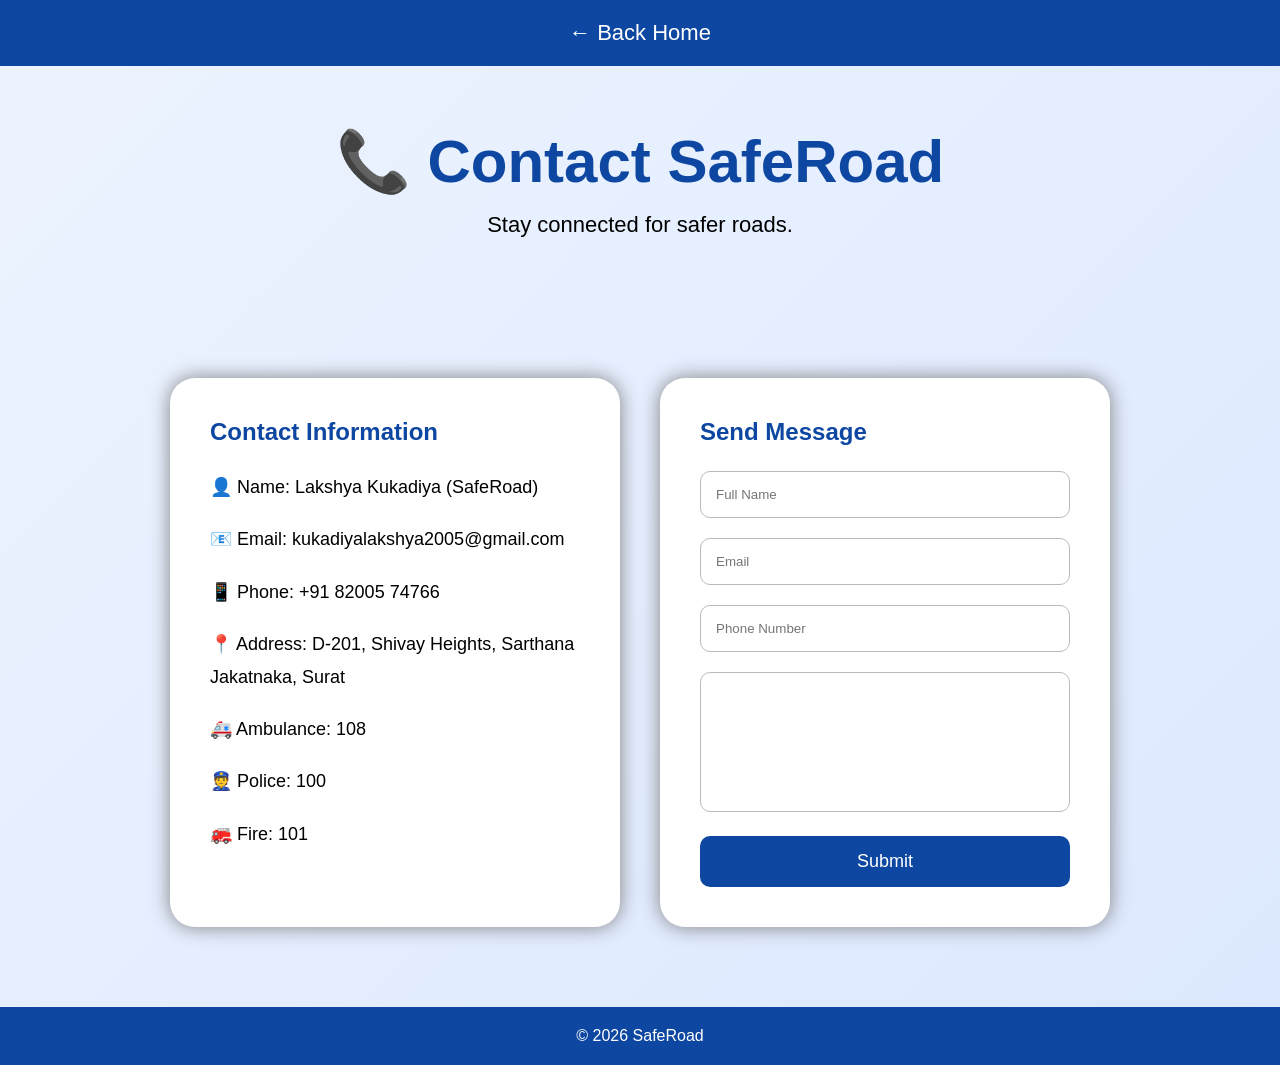
<file: contact.html>
<!DOCTYPE html>

<html>

<head>

<meta charset="UTF-8">

<meta name="viewport"
content="width=device-width">

<title>

Contact | SafeRoad

</title>

<style>

*{
margin:0;
padding:0;
box-sizing:border-box;
font-family:Arial;
}

body{

background:

linear-gradient(
135deg,
#edf4ff,
#dce8ff
);

}



/* NAV */

nav{

background:#0d47a1;

padding:20px;

text-align:center;

}

nav a{

color:white;

text-decoration:none;

font-size:22px;

}



/* HEADER */

header{

padding:60px;

text-align:center;

}

header h1{

font-size:60px;

color:#0d47a1;

}

header p{

font-size:22px;

margin-top:15px;

}



/* CONTAINER */

.container{

max-width:1000px;

margin:50px auto;

display:grid;

grid-template-columns:
1fr 1fr;

gap:40px;

padding:30px;

}



/* LEFT */

.info{

background:white;

padding:40px;

border-radius:25px;

box-shadow:
0 0 20px gray;

}

.info h2{

color:#0d47a1;

margin-bottom:25px;

}

.info p{

margin:20px 0;

font-size:18px;

line-height:1.8;

}



/* RIGHT */

.form{

background:white;

padding:40px;

border-radius:25px;

box-shadow:
0 0 20px gray;

}

.form h2{

color:#0d47a1;

margin-bottom:25px;

}

input,
textarea{

width:100%;

padding:15px;

margin-bottom:20px;

border-radius:10px;

border:1px solid #bbb;

}

textarea{

height:140px;

resize:none;

}

button{

width:100%;

padding:15px;

background:#0d47a1;

color:white;

border:none;

border-radius:10px;

font-size:18px;

cursor:pointer;

}

button:hover{

background:#1565c0;

}



/* FOOTER */

footer{

background:#0d47a1;

color:white;

text-align:center;

padding:20px;

margin-top:50px;

}

</style>

</head>

<body>

<nav>

<a href="index.html">

← Back Home

</a>

</nav>



<header>

<h1>

📞 Contact SafeRoad

</h1>

<p>

Stay connected for safer roads.

</p>

</header>



<section class="container">

<div class="info">

<h2>

Contact Information

</h2>

<p>

👤 Name:
Lakshya Kukadiya (SafeRoad)

</p>

<p>

📧 Email:
kukadiyalakshya2005@gmail.com

</p>

<p>

📱 Phone:
+91 82005 74766

</p>

<p>

📍 Address:
D-201, Shivay Heights, Sarthana Jakatnaka, Surat

</p>

<p>

🚑 Ambulance:
108

</p>

<p>

👮 Police:
100

</p>

<p>

🚒 Fire:
101

</p>

</div>


<form

action="https://formspree.io/f/xaqkoqnz"

method="POST"

class="form">

<h2>

Send Message

</h2>



<input

type="text"

name="name"

placeholder="Full Name"

required>



<input

type="email"

name="email"

placeholder="Email"

required>



<input

type="tel"

name="phone"

placeholder="Phone Number">



<textarea

name="message"

placeholder="Write your message"

required>

</textarea>



<button

type="submit">

Submit

</button>

</form>


</section>



<footer>

© 2026 SafeRoad

</footer>

</body>

</html>
</file>
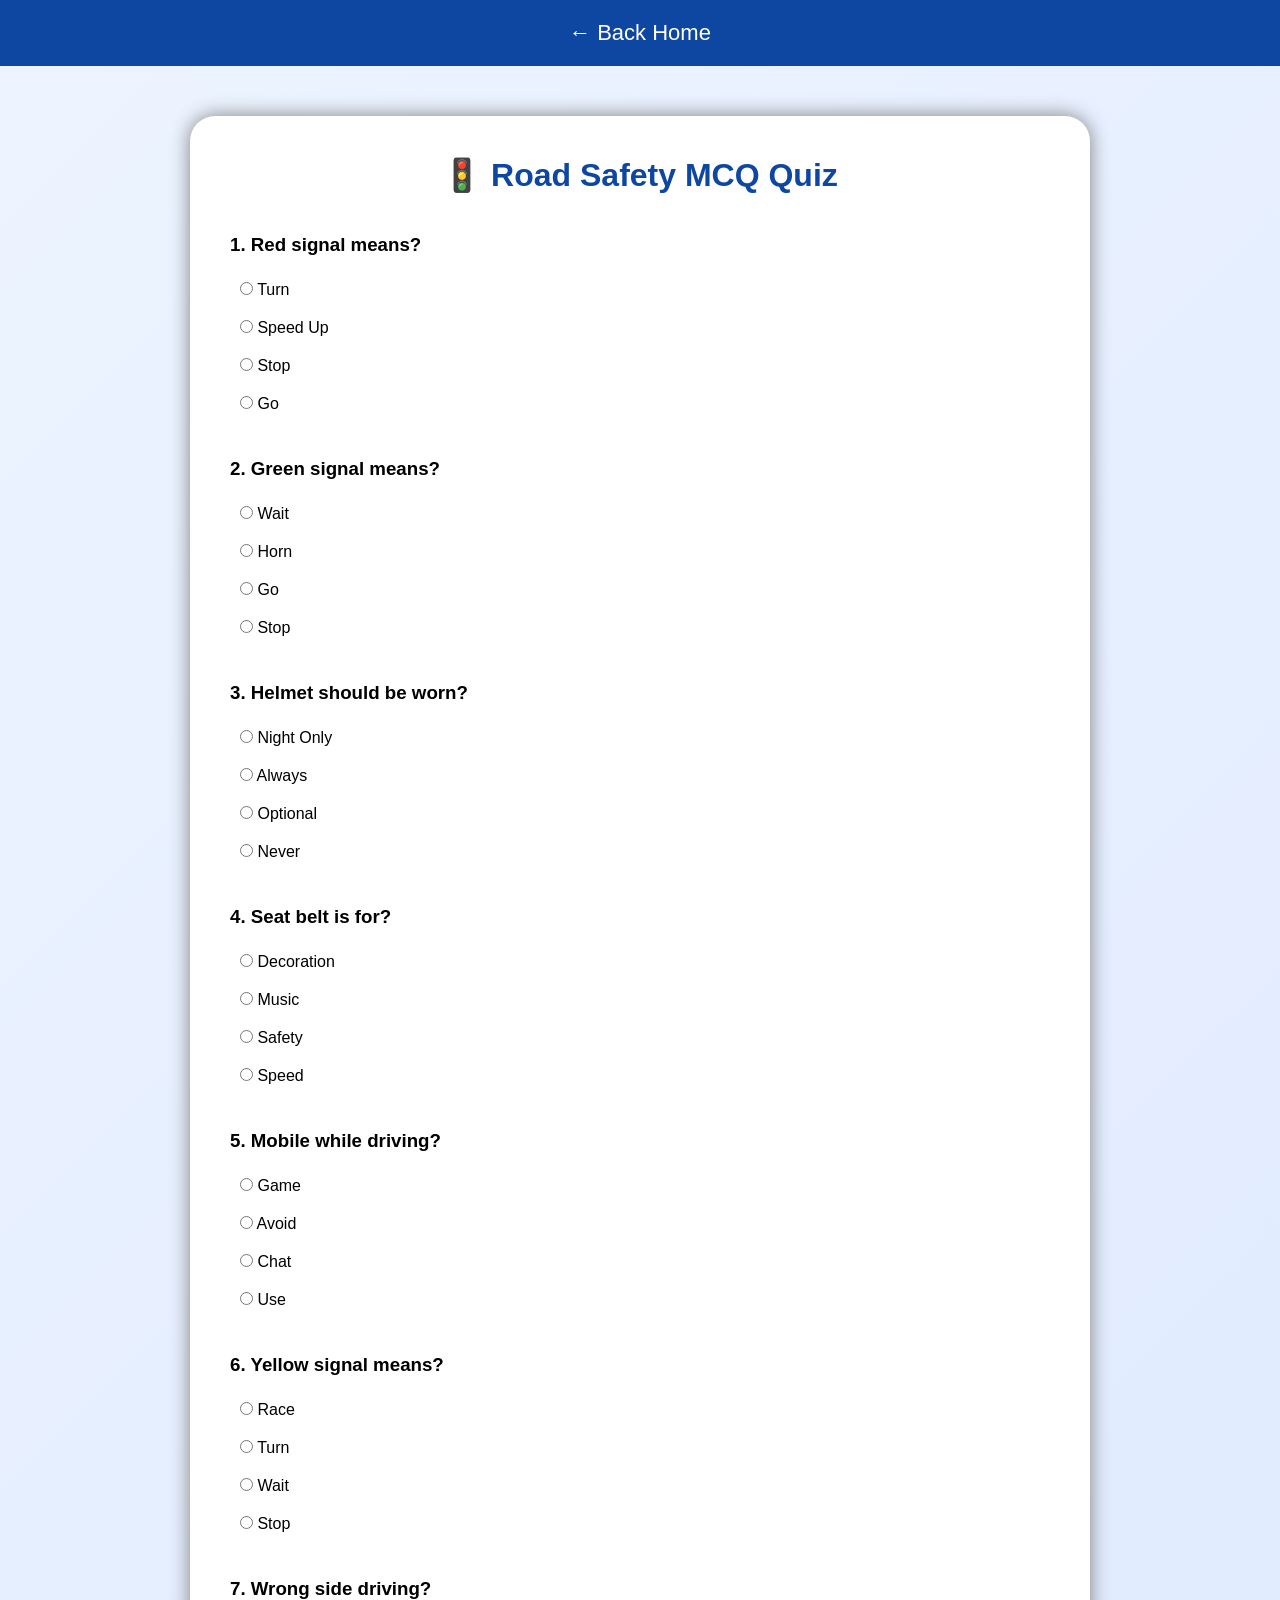
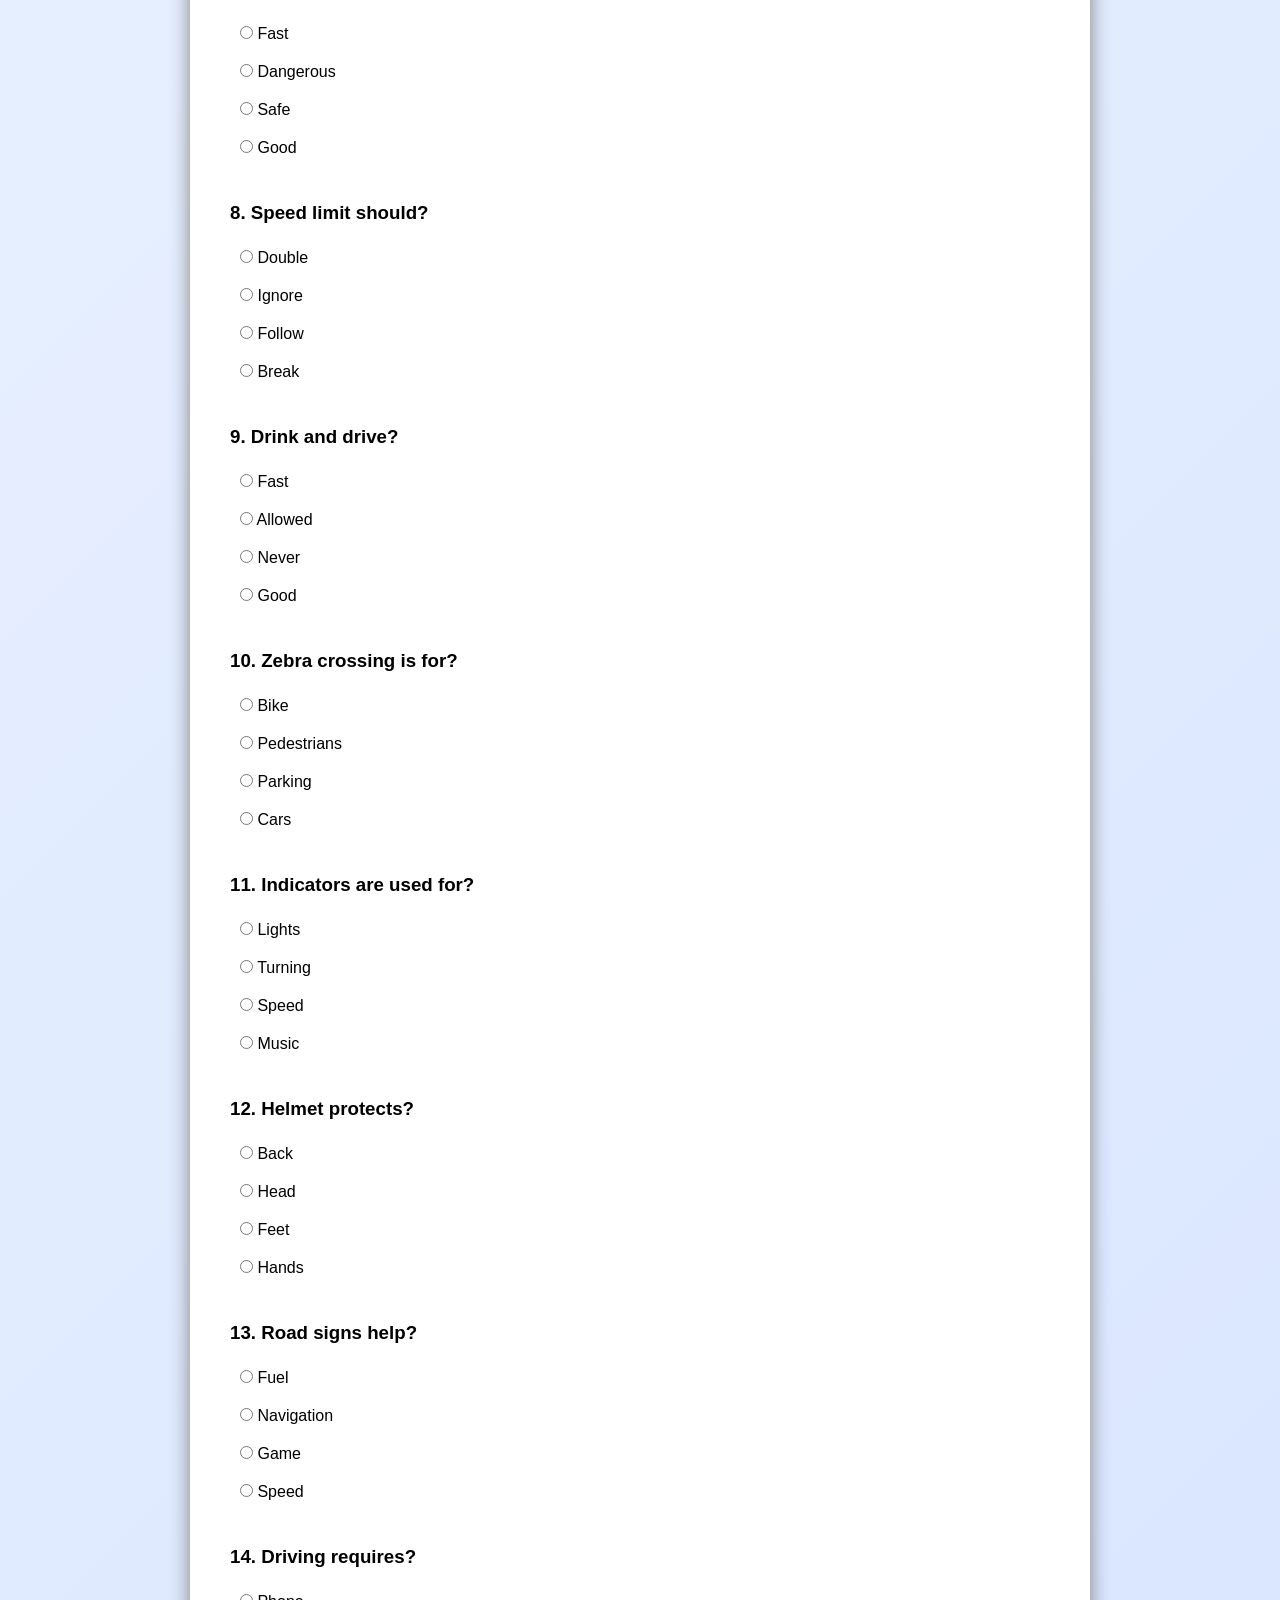
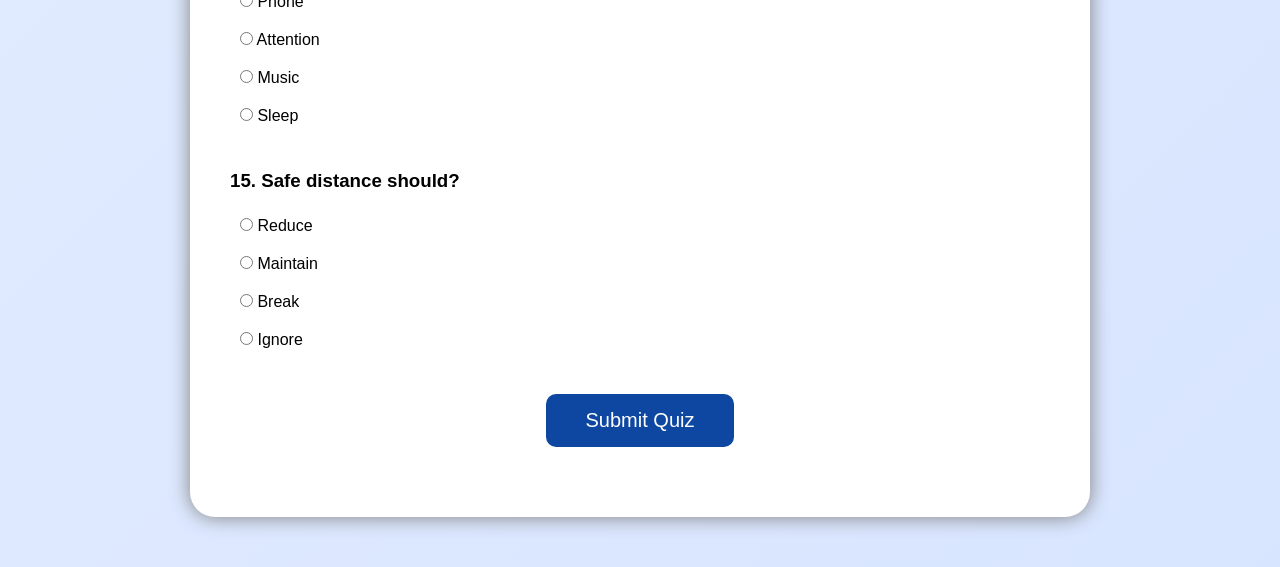
<file: quiz.html>
<!DOCTYPE html>

<html>

<head>

<meta charset="UTF-8">

<meta name="viewport"
content="width=device-width">

<title>

SafeRoad Quiz

</title>

<style>

*{
margin:0;
padding:0;
box-sizing:border-box;
font-family:Arial;
}

body{

background:

linear-gradient(
135deg,
#edf4ff,
#d8e5ff
);

}

nav{

background:#0d47a1;

padding:20px;

text-align:center;

}

nav a{

color:white;

text-decoration:none;

font-size:22px;

}

.container{

max-width:900px;

margin:50px auto;

background:white;

padding:40px;

border-radius:25px;

box-shadow:
0 0 20px gray;

}

h1{

text-align:center;

color:#0d47a1;

margin-bottom:40px;

}

.question{

margin-bottom:35px;

}

.question h3{

margin-bottom:15px;

}

label{

display:block;

padding:10px;

}

button{

display:block;

margin:auto;

padding:15px 40px;

background:#0d47a1;

color:white;

border:none;

font-size:20px;

cursor:pointer;

border-radius:10px;

}

#result{

text-align:center;

font-size:35px;

margin-top:30px;

color:red;

}

</style>

</head>

<body>

<nav>

<a href="index.html">

← Back Home

</a>

</nav>

<div class="container">

<h1>

🚦 Road Safety MCQ Quiz

</h1>

<form id="quiz"></form>

<button onclick="check()">

Submit Quiz

</button>

<div id="result"></div>

</div>



<script>

const quiz=[

{
q:"1. Red signal means?",
o:["Turn","Speed Up","Stop","Go"],
a:"Stop"
},

{
q:"2. Green signal means?",
o:["Wait","Horn","Go","Stop"],
a:"Go"
},

{
q:"3. Helmet should be worn?",
o:["Night Only","Always","Optional","Never"],
a:"Always"
},

{
q:"4. Seat belt is for?",
o:["Decoration","Music","Safety","Speed"],
a:"Safety"
},

{
q:"5. Mobile while driving?",
o:["Game","Avoid","Chat","Use"],
a:"Avoid"
},

{
q:"6. Yellow signal means?",
o:["Race","Turn","Wait","Stop"],
a:"Wait"
},

{
q:"7. Wrong side driving?",
o:["Fast","Dangerous","Safe","Good"],
a:"Dangerous"
},

{
q:"8. Speed limit should?",
o:["Double","Ignore","Follow","Break"],
a:"Follow"
},

{
q:"9. Drink and drive?",
o:["Fast","Allowed","Never","Good"],
a:"Never"
},

{
q:"10. Zebra crossing is for?",
o:["Bike","Pedestrians","Parking","Cars"],
a:"Pedestrians"
},

{
q:"11. Indicators are used for?",
o:["Lights","Turning","Speed","Music"],
a:"Turning"
},

{
q:"12. Helmet protects?",
o:["Back","Head","Feet","Hands"],
a:"Head"
},

{
q:"13. Road signs help?",
o:["Fuel","Navigation","Game","Speed"],
a:"Navigation"
},

{
q:"14. Driving requires?",
o:["Phone","Attention","Music","Sleep"],
a:"Attention"
},

{
q:"15. Safe distance should?",
o:["Reduce","Maintain","Break","Ignore"],
a:"Maintain"
}

];



const form=
document
.getElementById(
"quiz"
);



quiz.forEach((x,i)=>{

form.innerHTML+=

`

<div class="question">

<h3>

${x.q}

</h3>

${x.o.map(y=>

`

<label>

<input
type="radio"

name="q${i}"

value="${y}">

${y}

</label>

`

).join("")}

</div>

`;

});



function check(){

let score=0;

quiz.forEach((x,i)=>{

let a=

document
.querySelector(

'input[name=q'+i+']:checked'

);

if(
a&&
a.value===x.a

)

score++;

});

document
.getElementById(
"result"
)

.innerHTML=

"🏆 Score: "

+

score

+

"/15";

}

</script>

</body>

</html>
</file>
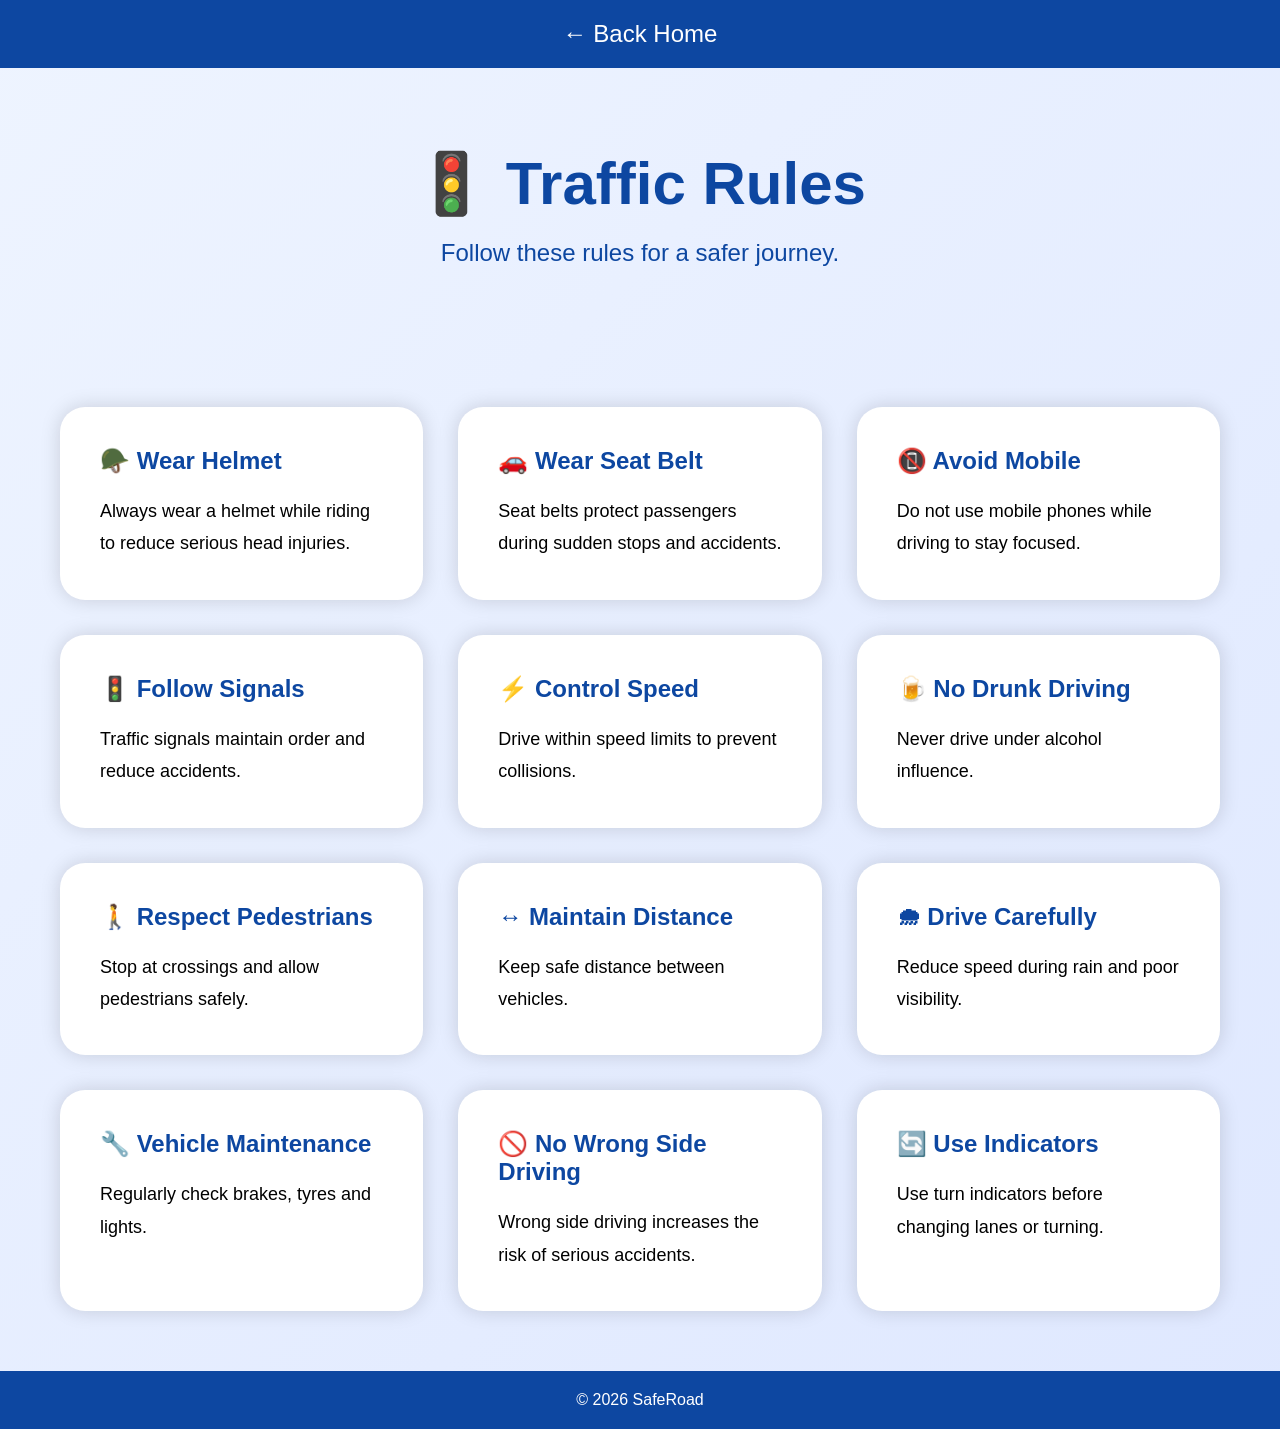
<file: rules.html>
<!DOCTYPE html>

<html lang="en">

<head>

<meta charset="UTF-8">

<meta name="viewport"
content="width=device-width, initial-scale=1">

<title>

Traffic Rules | SafeRoad

</title>

<style>

*{

margin:0;

padding:0;

box-sizing:border-box;

font-family:Arial;

}

body{

background:
linear-gradient(
135deg,
#eef4ff,
#dfe8ff
);

}



/* NAV */

nav{

background:#0d47a1;

padding:20px;

text-align:center;

}

nav a{

color:white;

text-decoration:none;

font-size:24px;

}



/* HEADER */

header{

padding:80px;

text-align:center;

color:#0d47a1;

}

header h1{

font-size:60px;

}

header p{

font-size:24px;

margin-top:20px;

}



/* RULES */

.rules{

display:grid;

grid-template-columns:

repeat(
auto-fit,
minmax(350px,1fr)
);

gap:35px;

padding:60px;

}

.card{

background:white;

padding:40px;

border-radius:25px;

box-shadow:

0 0 20px

rgba(0,0,0,.15);

transition:.3s;

}

.card:hover{

transform:
translateY(-10px);

}

.card h2{

color:#0d47a1;

margin-bottom:20px;

}

.card p{

line-height:1.8;

font-size:18px;

}



/* FOOTER */

footer{

background:#0d47a1;

color:white;

padding:20px;

text-align:center;

}

</style>

</head>

<body>

<nav>

<a href="index.html">

← Back Home

</a>

</nav>



<header>

<h1>

🚦 Traffic Rules

</h1>

<p>

Follow these rules for a safer journey.

</p>

</header>



<section class="rules">

<div class="card">

<h2>🪖 Wear Helmet</h2>

<p>
Always wear a helmet while riding to reduce serious head injuries.
</p>

</div>



<div class="card">

<h2>🚗 Wear Seat Belt</h2>

<p>
Seat belts protect passengers during sudden stops and accidents.
</p>

</div>



<div class="card">

<h2>📵 Avoid Mobile</h2>

<p>
Do not use mobile phones while driving to stay focused.
</p>

</div>



<div class="card">

<h2>🚦 Follow Signals</h2>

<p>
Traffic signals maintain order and reduce accidents.
</p>

</div>



<div class="card">

<h2>⚡ Control Speed</h2>

<p>
Drive within speed limits to prevent collisions.
</p>

</div>



<div class="card">

<h2>🍺 No Drunk Driving</h2>

<p>
Never drive under alcohol influence.
</p>

</div>



<div class="card">

<h2>🚶 Respect Pedestrians</h2>

<p>
Stop at crossings and allow pedestrians safely.
</p>

</div>



<div class="card">

<h2>↔ Maintain Distance</h2>

<p>
Keep safe distance between vehicles.
</p>

</div>



<div class="card">

<h2>🌧 Drive Carefully</h2>

<p>
Reduce speed during rain and poor visibility.
</p>

</div>



<div class="card">

<h2>🔧 Vehicle Maintenance</h2>

<p>
Regularly check brakes, tyres and lights.
</p>

</div>


<div class="card">

<h2>🚫 No Wrong Side Driving</h2>

<p>
Wrong side driving increases the risk of serious accidents.
</p>

</div>



<div class="card">

<h2>🔄 Use Indicators</h2>

<p>
Use turn indicators before changing lanes or turning.
</p>

</div>

</section>



<footer>

© 2026 SafeRoad

</footer>

</body>

</html>
</file>
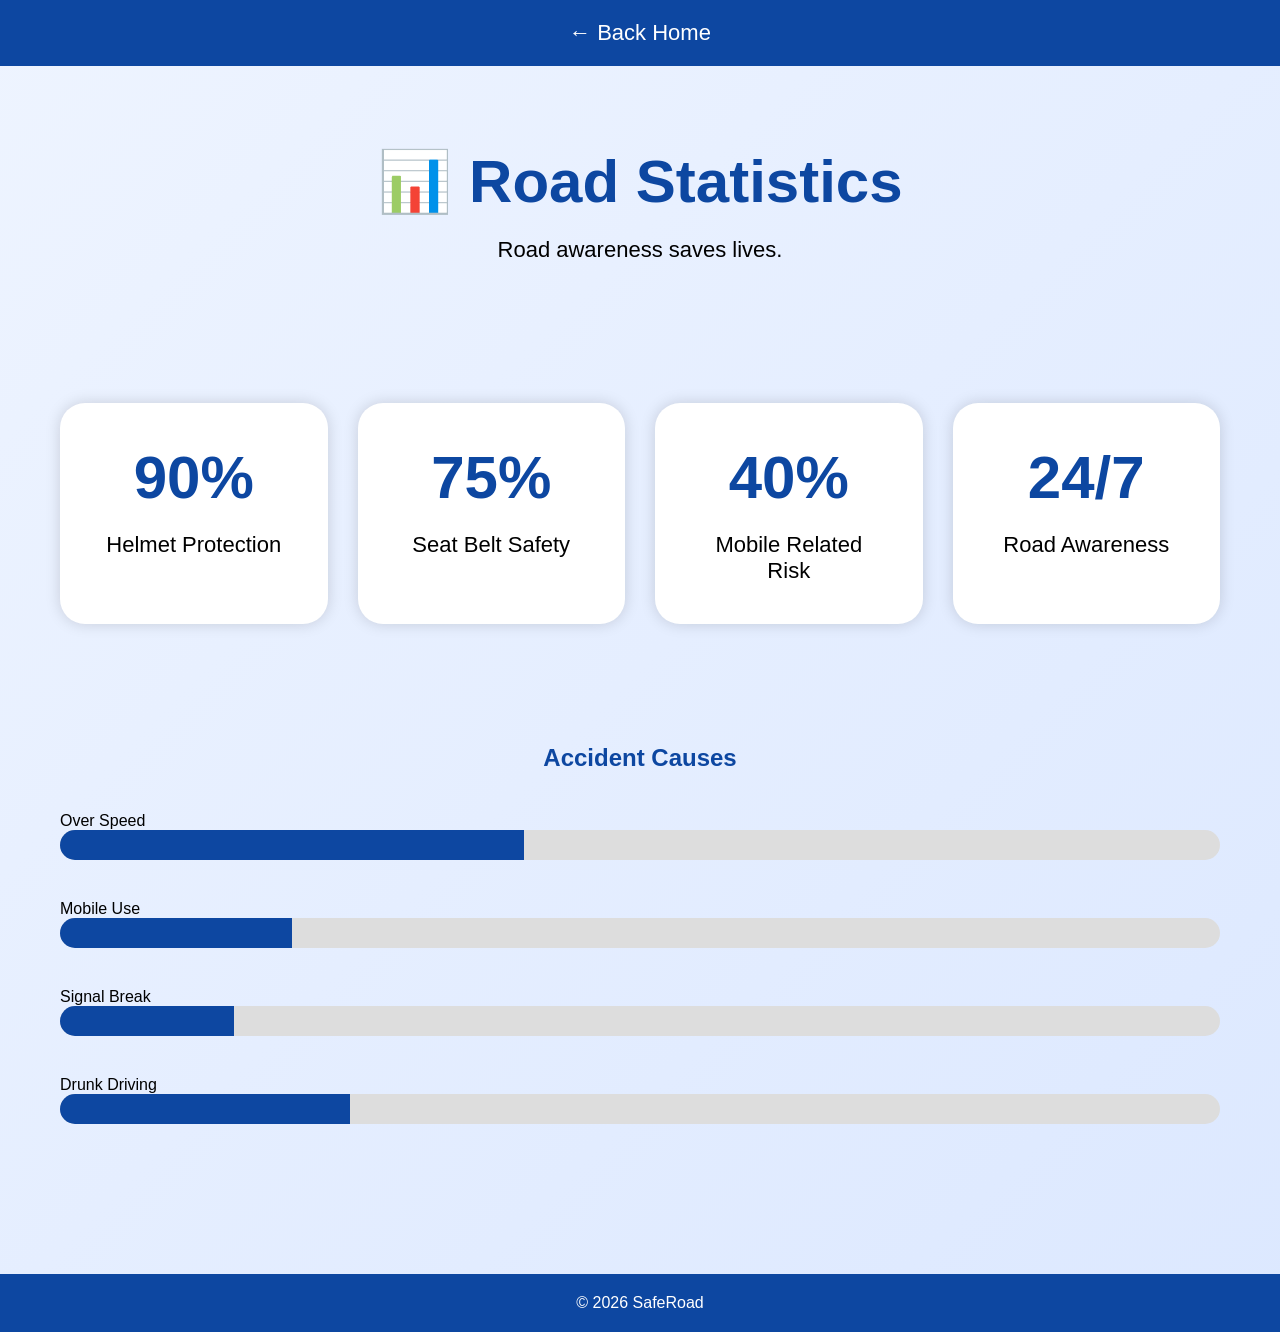
<file: stats.html>
<!DOCTYPE html>

<html lang="en">

<head>

<meta charset="UTF-8">

<meta name="viewport"
content="width=device-width, initial-scale=1">

<title>

Statistics | SafeRoad

</title>

<style>

*{

margin:0;

padding:0;

box-sizing:border-box;

font-family:Arial;

}

body{

background:

linear-gradient(
135deg,
#eef4ff,
#dce8ff
);

}



/* NAV */

nav{

background:#0d47a1;

padding:20px;

text-align:center;

}

nav a{

color:white;

text-decoration:none;

font-size:22px;

}



/* HEADER */

header{

padding:80px;

text-align:center;

}

header h1{

font-size:60px;

color:#0d47a1;

}

header p{

font-size:22px;

margin-top:20px;

}



/* CARDS */

.stats{

display:grid;

grid-template-columns:

repeat(
auto-fit,
minmax(250px,1fr)
);

gap:30px;

padding:60px;

}

.card{

background:white;

padding:40px;

text-align:center;

border-radius:25px;

box-shadow:

0 0 15px

rgba(0,0,0,.15);

transition:.3s;

}

.card:hover{

transform:

translateY(-10px);

}

.number{

font-size:60px;

font-weight:bold;

color:#0d47a1;

}

.text{

font-size:22px;

margin-top:20px;

}



/* PROGRESS */

.progress{

padding:60px;

}

.progress h1{

text-align:center;

margin-bottom:40px;

color:#0d47a1;

}

.item{

margin-bottom:40px;

}

.bar{

height:30px;

background:#ddd;

border-radius:20px;

overflow:hidden;

}

.fill{

height:100%;

background:#0d47a1;

}



/* FOOTER */

footer{

background:#0d47a1;

color:white;

text-align:center;

padding:20px;

margin-top:50px;

}

</style>

</head>

<body>

<nav>

<a href="index.html">

← Back Home

</a>

</nav>



<header>

<h1>

📊 Road Statistics

</h1>

<p>

Road awareness saves lives.

</p>

</header>



<section class="stats">

<div class="card">

<div class="number">

90%

</div>

<div class="text">

Helmet Protection

</div>

</div>



<div class="card">

<div class="number">

75%

</div>

<div class="text">

Seat Belt Safety

</div>

</div>



<div class="card">

<div class="number">

40%

</div>

<div class="text">

Mobile Related Risk

</div>

</div>



<div class="card">

<div class="number">

24/7

</div>

<div class="text">

Road Awareness

</div>

</div>

</section>



<section class="progress">

<h1>

Accident Causes

</h1>



<div class="item">

Over Speed

<div class="bar">

<div
class="fill"

style="width:40%">

</div>

</div>

</div>



<div class="item">

Mobile Use

<div class="bar">

<div
class="fill"

style="width:20%">

</div>

</div>

</div>



<div class="item">

Signal Break

<div class="bar">

<div
class="fill"

style="width:15%">

</div>

</div>

</div>



<div class="item">

Drunk Driving

<div class="bar">

<div
class="fill"

style="width:25%">

</div>

</div>

</div>

</section>



<footer>

© 2026 SafeRoad

</footer>

</body>

</html>
</file>
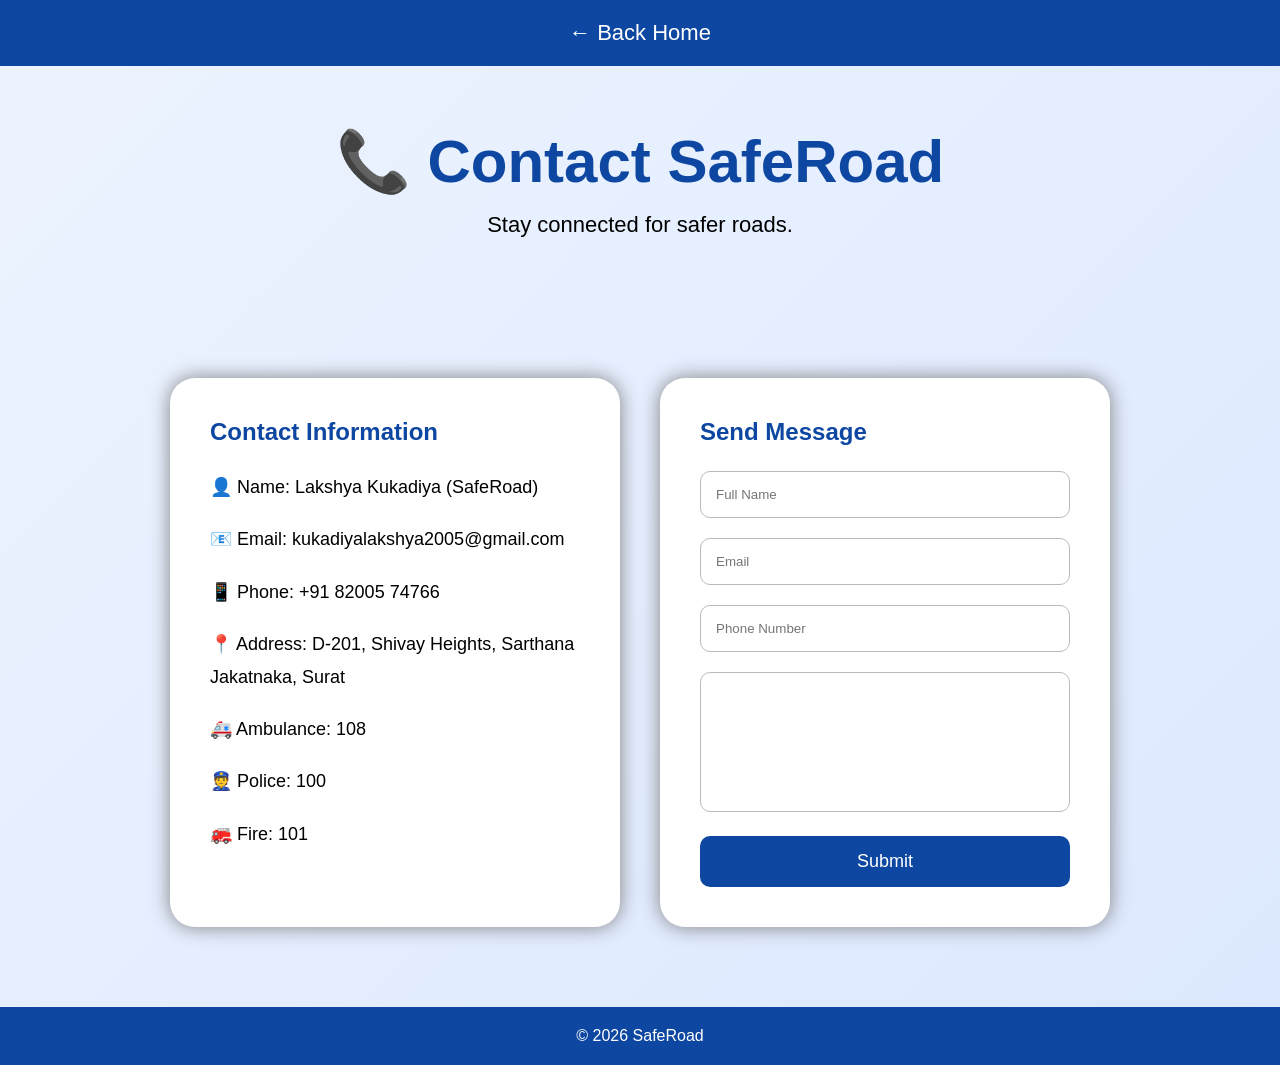
<file: pages/contact.html>
<!DOCTYPE html>

<html>

<head>

<meta charset="UTF-8">

<meta name="viewport"
content="width=device-width">

<title>

Contact | SafeRoad

</title>

<style>

*{
margin:0;
padding:0;
box-sizing:border-box;
font-family:Arial;
}

body{

background:

linear-gradient(
135deg,
#edf4ff,
#dce8ff
);

}



/* NAV */

nav{

background:#0d47a1;

padding:20px;

text-align:center;

}

nav a{

color:white;

text-decoration:none;

font-size:22px;

}



/* HEADER */

header{

padding:60px;

text-align:center;

}

header h1{

font-size:60px;

color:#0d47a1;

}

header p{

font-size:22px;

margin-top:15px;

}



/* CONTAINER */

.container{

max-width:1000px;

margin:50px auto;

display:grid;

grid-template-columns:
1fr 1fr;

gap:40px;

padding:30px;

}



/* LEFT */

.info{

background:white;

padding:40px;

border-radius:25px;

box-shadow:
0 0 20px gray;

}

.info h2{

color:#0d47a1;

margin-bottom:25px;

}

.info p{

margin:20px 0;

font-size:18px;

line-height:1.8;

}



/* RIGHT */

.form{

background:white;

padding:40px;

border-radius:25px;

box-shadow:
0 0 20px gray;

}

.form h2{

color:#0d47a1;

margin-bottom:25px;

}

input,
textarea{

width:100%;

padding:15px;

margin-bottom:20px;

border-radius:10px;

border:1px solid #bbb;

}

textarea{

height:140px;

resize:none;

}

button{

width:100%;

padding:15px;

background:#0d47a1;

color:white;

border:none;

border-radius:10px;

font-size:18px;

cursor:pointer;

}

button:hover{

background:#1565c0;

}



/* FOOTER */

footer{

background:#0d47a1;

color:white;

text-align:center;

padding:20px;

margin-top:50px;

}

</style>

</head>

<body>

<nav>

<a href="../index.html">

← Back Home

</a>

</nav>



<header>

<h1>

📞 Contact SafeRoad

</h1>

<p>

Stay connected for safer roads.

</p>

</header>



<section class="container">

<div class="info">

<h2>

Contact Information

</h2>

<p>

👤 Name:
Lakshya Kukadiya (SafeRoad)

</p>

<p>

📧 Email:
kukadiyalakshya2005@gmail.com

</p>

<p>

📱 Phone:
+91 82005 74766

</p>

<p>

📍 Address:
D-201, Shivay Heights, Sarthana Jakatnaka, Surat

</p>

<p>

🚑 Ambulance:
108

</p>

<p>

👮 Police:
100

</p>

<p>

🚒 Fire:
101

</p>

</div>


<form

action="https://formspree.io/f/xaqkoqnz"

method="POST"

class="form">

<h2>

Send Message

</h2>



<input

type="text"

name="name"

placeholder="Full Name"

required>



<input

type="email"

name="email"

placeholder="Email"

required>



<input

type="tel"

name="phone"

placeholder="Phone Number">



<textarea

name="message"

placeholder="Write your message"

required>

</textarea>



<button

type="submit">

Submit

</button>

</form>


</section>



<footer>

© 2026 SafeRoad

</footer>

</body>

</html>
</file>
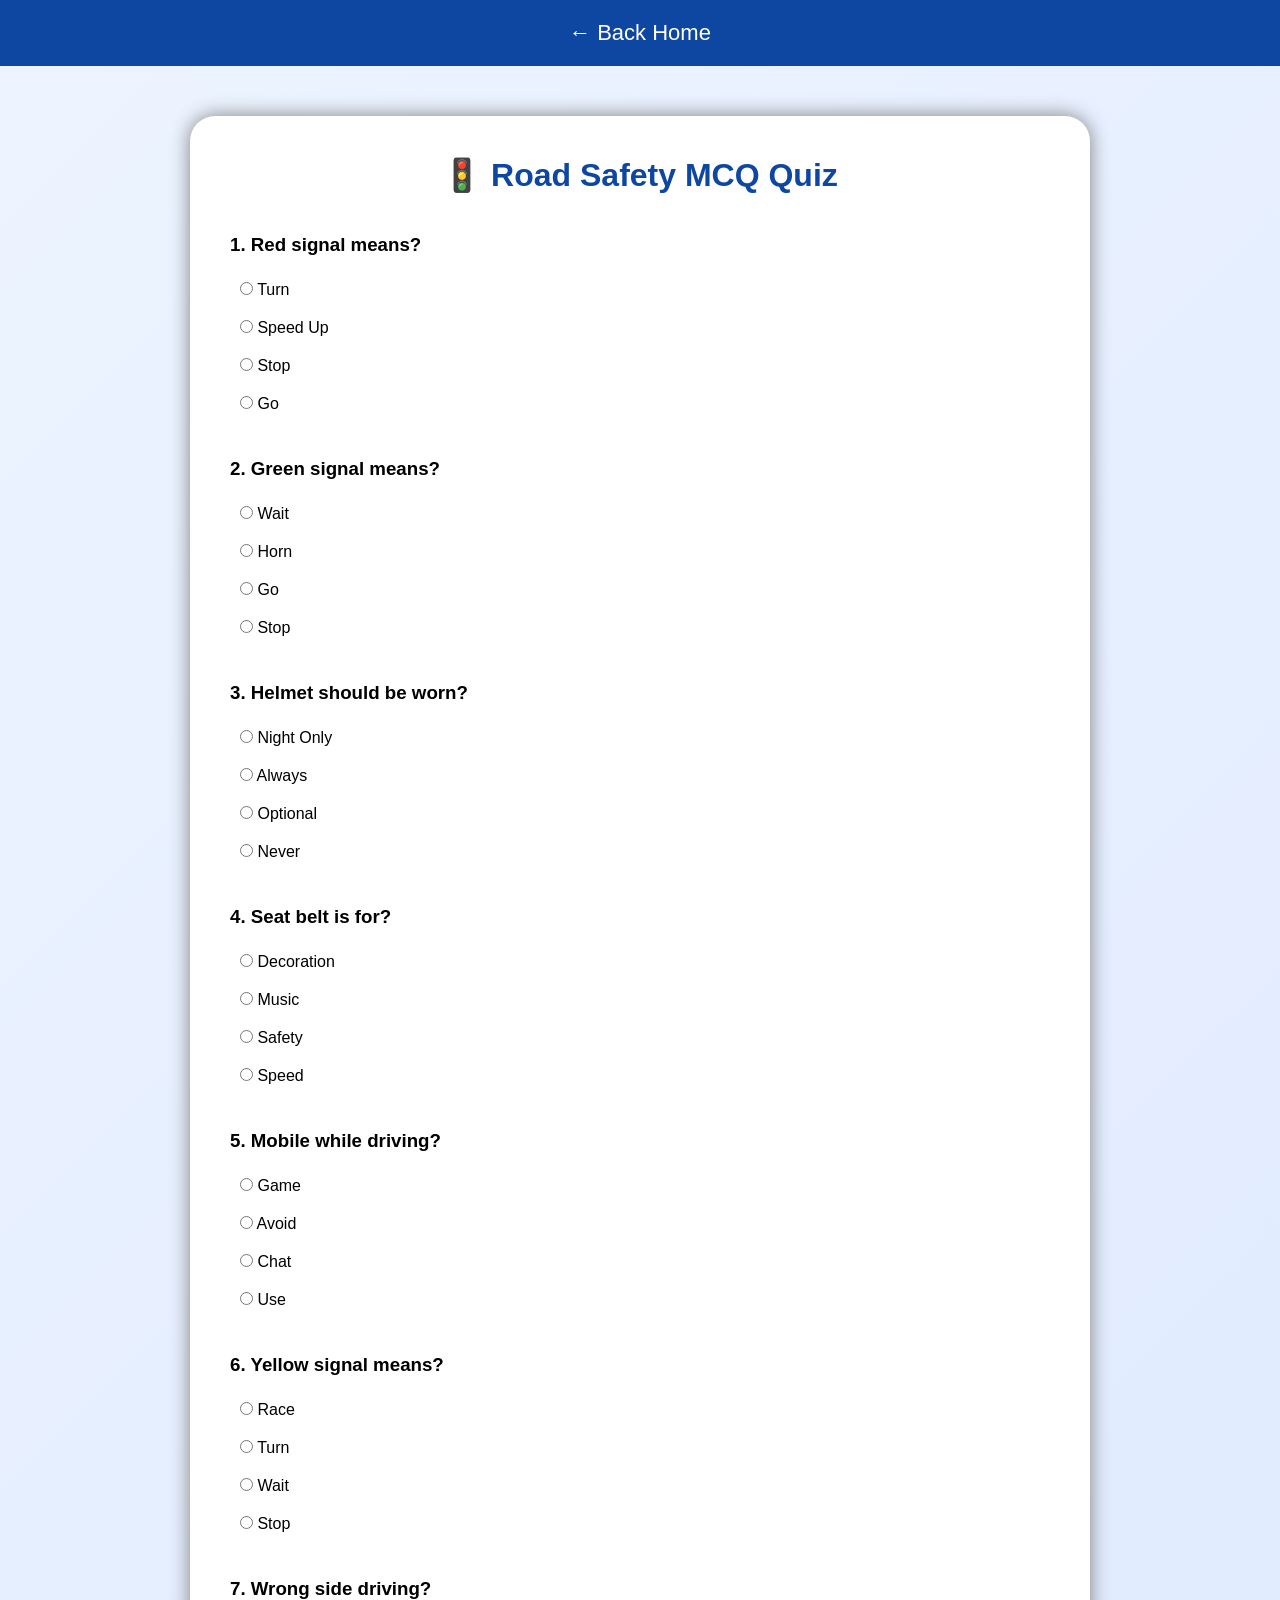
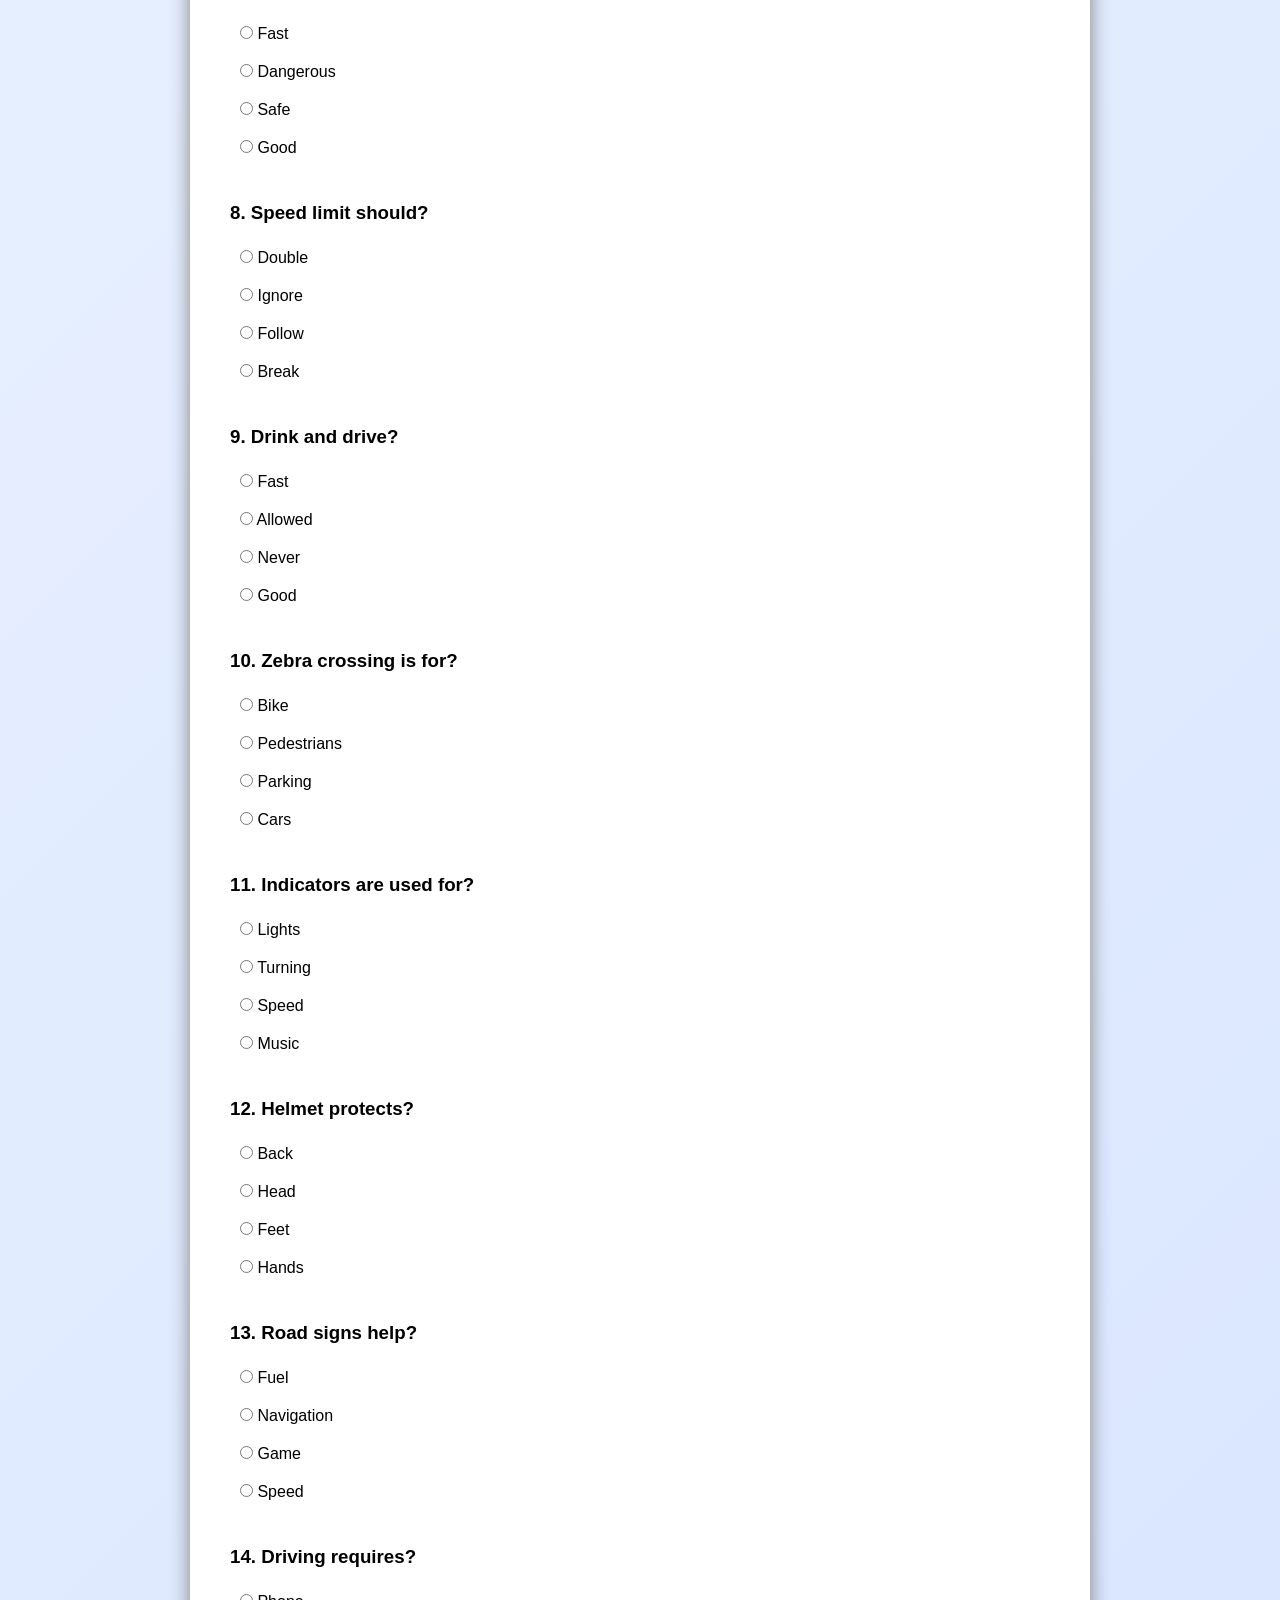
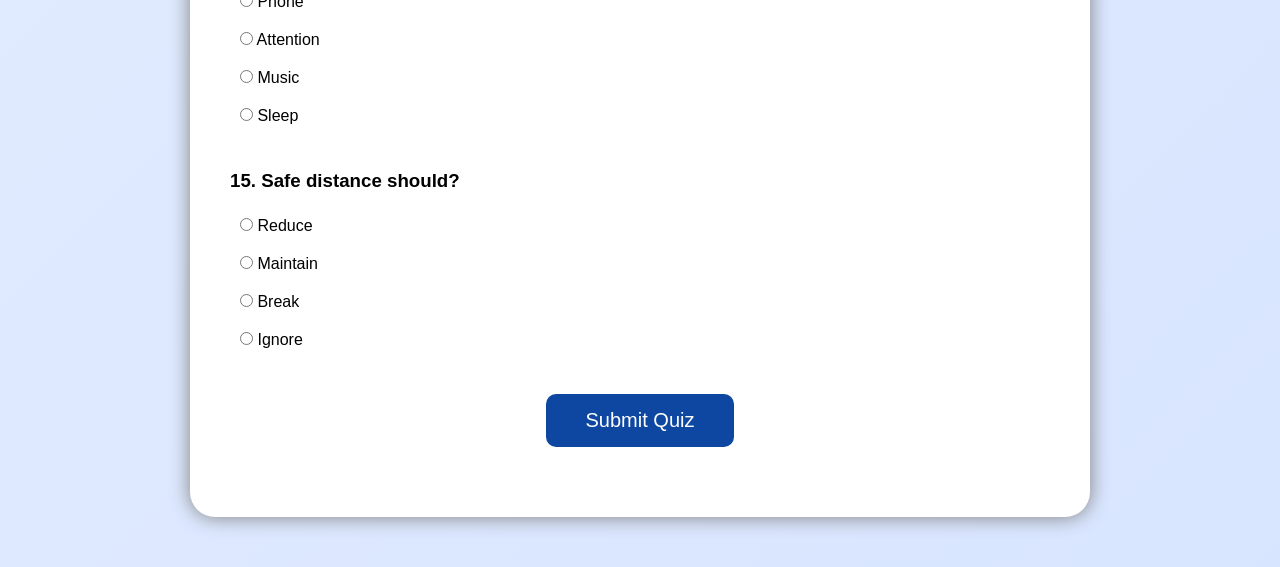
<file: pages/quiz.html>
<!DOCTYPE html>

<html>

<head>

<meta charset="UTF-8">

<meta name="viewport"
content="width=device-width">

<title>

SafeRoad Quiz

</title>

<style>

*{
margin:0;
padding:0;
box-sizing:border-box;
font-family:Arial;
}

body{

background:

linear-gradient(
135deg,
#edf4ff,
#d8e5ff
);

}

nav{

background:#0d47a1;

padding:20px;

text-align:center;

}

nav a{

color:white;

text-decoration:none;

font-size:22px;

}

.container{

max-width:900px;

margin:50px auto;

background:white;

padding:40px;

border-radius:25px;

box-shadow:
0 0 20px gray;

}

h1{

text-align:center;

color:#0d47a1;

margin-bottom:40px;

}

.question{

margin-bottom:35px;

}

.question h3{

margin-bottom:15px;

}

label{

display:block;

padding:10px;

}

button{

display:block;

margin:auto;

padding:15px 40px;

background:#0d47a1;

color:white;

border:none;

font-size:20px;

cursor:pointer;

border-radius:10px;

}

#result{

text-align:center;

font-size:35px;

margin-top:30px;

color:red;

}

</style>

</head>

<body>

<nav>

<a href="../index.html">

← Back Home

</a>

</nav>

<div class="container">

<h1>

🚦 Road Safety MCQ Quiz

</h1>

<form id="quiz"></form>

<button onclick="check()">

Submit Quiz

</button>

<div id="result"></div>

</div>



<script>

const quiz=[

{
q:"1. Red signal means?",
o:["Turn","Speed Up","Stop","Go"],
a:"Stop"
},

{
q:"2. Green signal means?",
o:["Wait","Horn","Go","Stop"],
a:"Go"
},

{
q:"3. Helmet should be worn?",
o:["Night Only","Always","Optional","Never"],
a:"Always"
},

{
q:"4. Seat belt is for?",
o:["Decoration","Music","Safety","Speed"],
a:"Safety"
},

{
q:"5. Mobile while driving?",
o:["Game","Avoid","Chat","Use"],
a:"Avoid"
},

{
q:"6. Yellow signal means?",
o:["Race","Turn","Wait","Stop"],
a:"Wait"
},

{
q:"7. Wrong side driving?",
o:["Fast","Dangerous","Safe","Good"],
a:"Dangerous"
},

{
q:"8. Speed limit should?",
o:["Double","Ignore","Follow","Break"],
a:"Follow"
},

{
q:"9. Drink and drive?",
o:["Fast","Allowed","Never","Good"],
a:"Never"
},

{
q:"10. Zebra crossing is for?",
o:["Bike","Pedestrians","Parking","Cars"],
a:"Pedestrians"
},

{
q:"11. Indicators are used for?",
o:["Lights","Turning","Speed","Music"],
a:"Turning"
},

{
q:"12. Helmet protects?",
o:["Back","Head","Feet","Hands"],
a:"Head"
},

{
q:"13. Road signs help?",
o:["Fuel","Navigation","Game","Speed"],
a:"Navigation"
},

{
q:"14. Driving requires?",
o:["Phone","Attention","Music","Sleep"],
a:"Attention"
},

{
q:"15. Safe distance should?",
o:["Reduce","Maintain","Break","Ignore"],
a:"Maintain"
}

];



const form=
document
.getElementById(
"quiz"
);



quiz.forEach((x,i)=>{

form.innerHTML+=

`

<div class="question">

<h3>

${x.q}

</h3>

${x.o.map(y=>

`

<label>

<input
type="radio"

name="q${i}"

value="${y}">

${y}

</label>

`

).join("")}

</div>

`;

});



function check(){

let score=0;

quiz.forEach((x,i)=>{

let a=

document
.querySelector(

'input[name=q'+i+']:checked'

);

if(
a&&
a.value===x.a

)

score++;

});

document
.getElementById(
"result"
)

.innerHTML=

"🏆 Score: "

+

score

+

"/15";

}

</script>

</body>

</html>
</file>
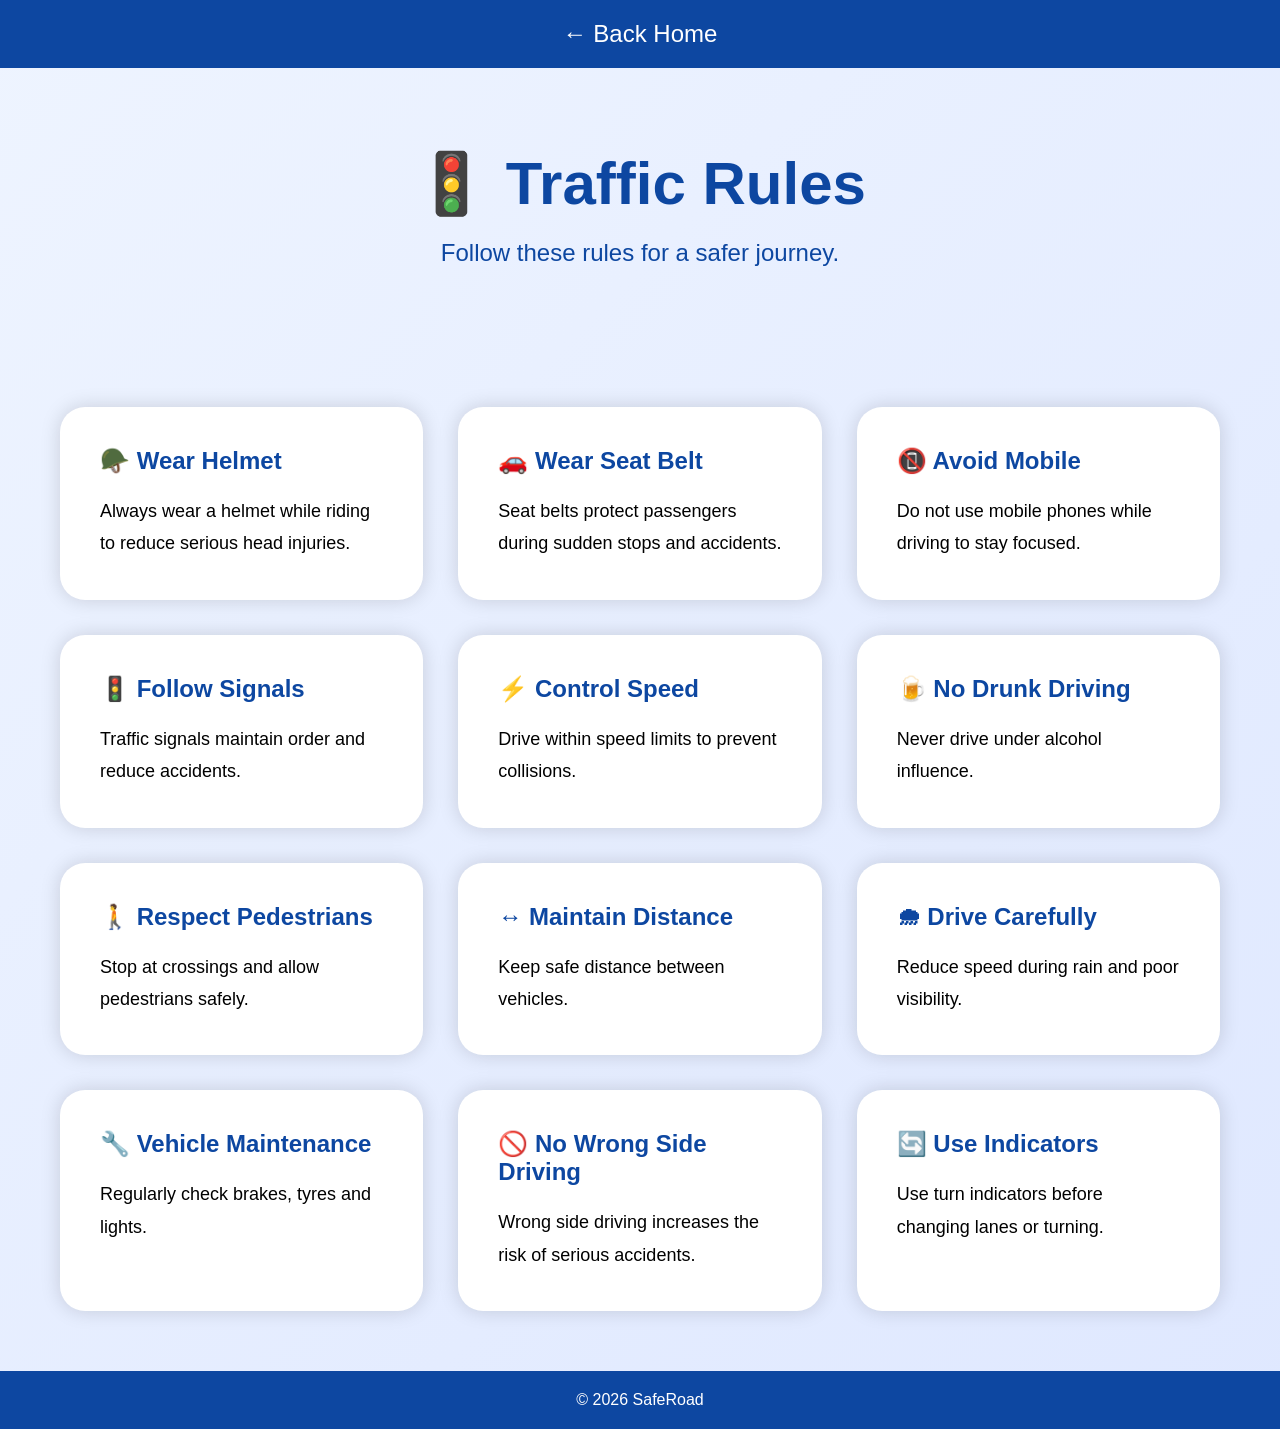
<file: pages/rules.html>
<!DOCTYPE html>

<html lang="en">

<head>

<meta charset="UTF-8">

<meta name="viewport"
content="width=device-width, initial-scale=1">

<title>

Traffic Rules | SafeRoad

</title>

<style>

*{

margin:0;

padding:0;

box-sizing:border-box;

font-family:Arial;

}

body{

background:
linear-gradient(
135deg,
#eef4ff,
#dfe8ff
);

}



/* NAV */

nav{

background:#0d47a1;

padding:20px;

text-align:center;

}

nav a{

color:white;

text-decoration:none;

font-size:24px;

}



/* HEADER */

header{

padding:80px;

text-align:center;

color:#0d47a1;

}

header h1{

font-size:60px;

}

header p{

font-size:24px;

margin-top:20px;

}



/* RULES */

.rules{

display:grid;

grid-template-columns:

repeat(
auto-fit,
minmax(350px,1fr)
);

gap:35px;

padding:60px;

}

.card{

background:white;

padding:40px;

border-radius:25px;

box-shadow:

0 0 20px

rgba(0,0,0,.15);

transition:.3s;

}

.card:hover{

transform:
translateY(-10px);

}

.card h2{

color:#0d47a1;

margin-bottom:20px;

}

.card p{

line-height:1.8;

font-size:18px;

}



/* FOOTER */

footer{

background:#0d47a1;

color:white;

padding:20px;

text-align:center;

}

</style>

</head>

<body>

<nav>

<a href="../index.html">

← Back Home

</a>

</nav>



<header>

<h1>

🚦 Traffic Rules

</h1>

<p>

Follow these rules for a safer journey.

</p>

</header>



<section class="rules">

<div class="card">

<h2>🪖 Wear Helmet</h2>

<p>
Always wear a helmet while riding to reduce serious head injuries.
</p>

</div>



<div class="card">

<h2>🚗 Wear Seat Belt</h2>

<p>
Seat belts protect passengers during sudden stops and accidents.
</p>

</div>



<div class="card">

<h2>📵 Avoid Mobile</h2>

<p>
Do not use mobile phones while driving to stay focused.
</p>

</div>



<div class="card">

<h2>🚦 Follow Signals</h2>

<p>
Traffic signals maintain order and reduce accidents.
</p>

</div>



<div class="card">

<h2>⚡ Control Speed</h2>

<p>
Drive within speed limits to prevent collisions.
</p>

</div>



<div class="card">

<h2>🍺 No Drunk Driving</h2>

<p>
Never drive under alcohol influence.
</p>

</div>



<div class="card">

<h2>🚶 Respect Pedestrians</h2>

<p>
Stop at crossings and allow pedestrians safely.
</p>

</div>



<div class="card">

<h2>↔ Maintain Distance</h2>

<p>
Keep safe distance between vehicles.
</p>

</div>



<div class="card">

<h2>🌧 Drive Carefully</h2>

<p>
Reduce speed during rain and poor visibility.
</p>

</div>



<div class="card">

<h2>🔧 Vehicle Maintenance</h2>

<p>
Regularly check brakes, tyres and lights.
</p>

</div>


<div class="card">

<h2>🚫 No Wrong Side Driving</h2>

<p>
Wrong side driving increases the risk of serious accidents.
</p>

</div>



<div class="card">

<h2>🔄 Use Indicators</h2>

<p>
Use turn indicators before changing lanes or turning.
</p>

</div>

</section>



<footer>

© 2026 SafeRoad

</footer>

</body>

</html>
</file>
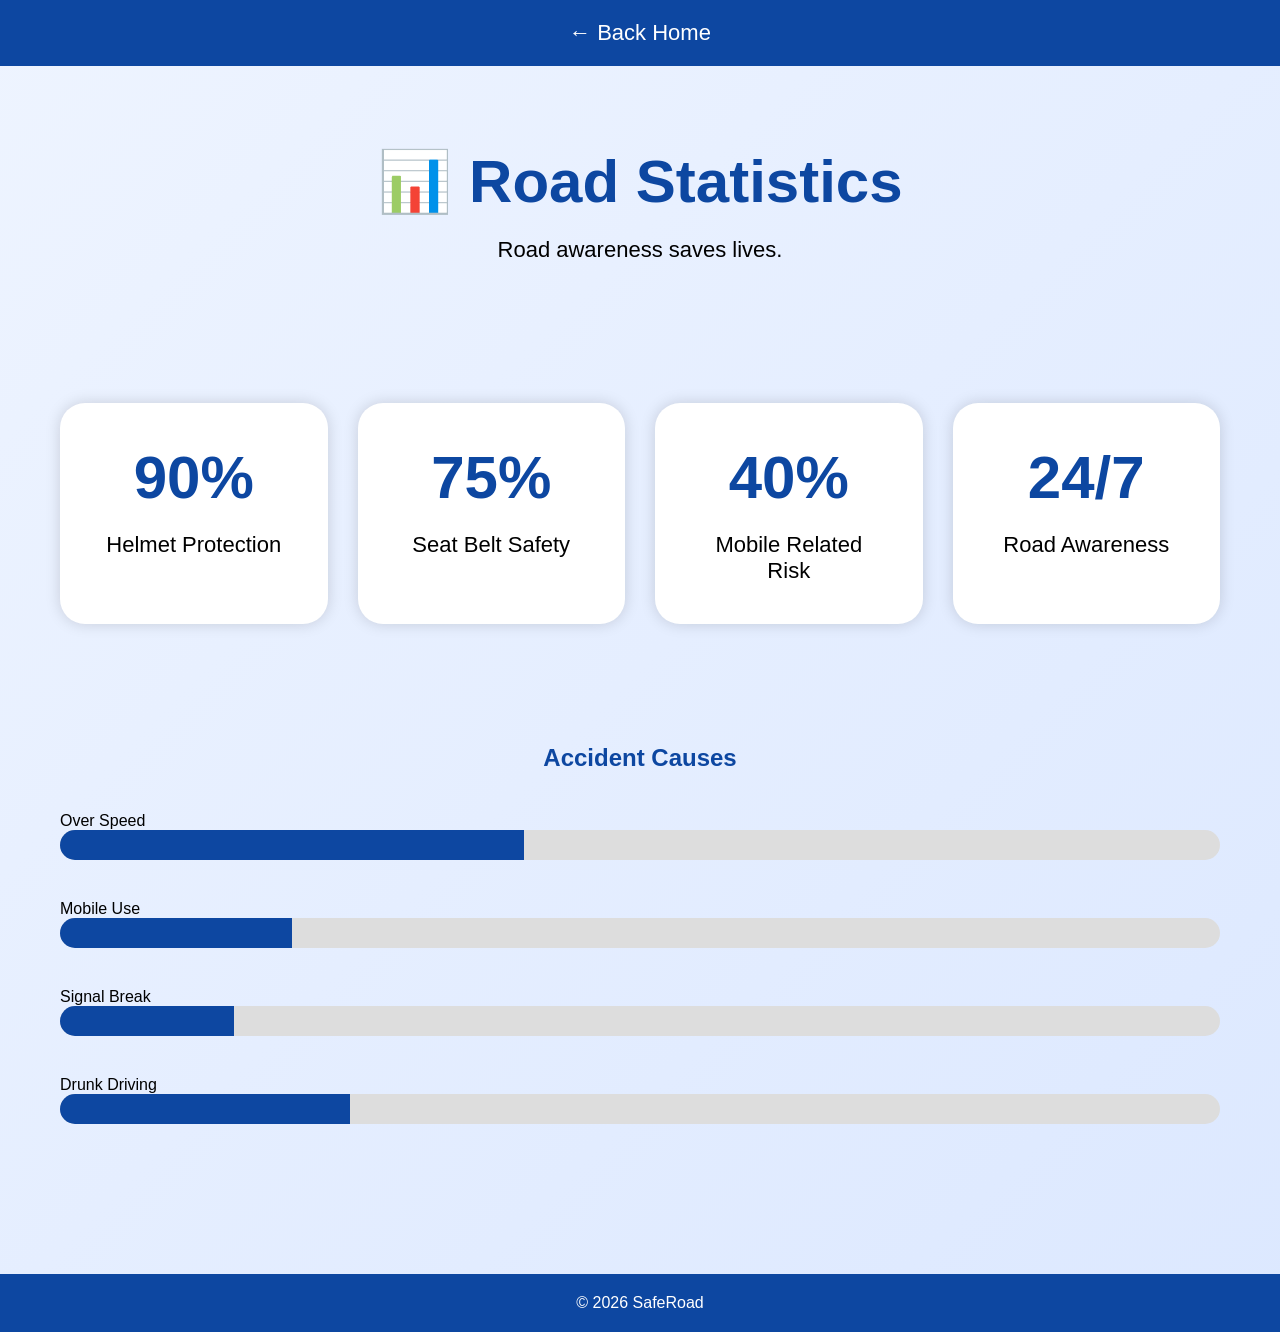
<file: pages/stats.html>
<!DOCTYPE html>

<html lang="en">

<head>

<meta charset="UTF-8">

<meta name="viewport"
content="width=device-width, initial-scale=1">

<title>

Statistics | SafeRoad

</title>

<style>

*{

margin:0;

padding:0;

box-sizing:border-box;

font-family:Arial;

}

body{

background:

linear-gradient(
135deg,
#eef4ff,
#dce8ff
);

}



/* NAV */

nav{

background:#0d47a1;

padding:20px;

text-align:center;

}

nav a{

color:white;

text-decoration:none;

font-size:22px;

}



/* HEADER */

header{

padding:80px;

text-align:center;

}

header h1{

font-size:60px;

color:#0d47a1;

}

header p{

font-size:22px;

margin-top:20px;

}



/* CARDS */

.stats{

display:grid;

grid-template-columns:

repeat(
auto-fit,
minmax(250px,1fr)
);

gap:30px;

padding:60px;

}

.card{

background:white;

padding:40px;

text-align:center;

border-radius:25px;

box-shadow:

0 0 15px

rgba(0,0,0,.15);

transition:.3s;

}

.card:hover{

transform:

translateY(-10px);

}

.number{

font-size:60px;

font-weight:bold;

color:#0d47a1;

}

.text{

font-size:22px;

margin-top:20px;

}



/* PROGRESS */

.progress{

padding:60px;

}

.progress h1{

text-align:center;

margin-bottom:40px;

color:#0d47a1;

}

.item{

margin-bottom:40px;

}

.bar{

height:30px;

background:#ddd;

border-radius:20px;

overflow:hidden;

}

.fill{

height:100%;

background:#0d47a1;

}



/* FOOTER */

footer{

background:#0d47a1;

color:white;

text-align:center;

padding:20px;

margin-top:50px;

}

</style>

</head>

<body>

<nav>

<a href="../index.html">

← Back Home

</a>

</nav>



<header>

<h1>

📊 Road Statistics

</h1>

<p>

Road awareness saves lives.

</p>

</header>



<section class="stats">

<div class="card">

<div class="number">

90%

</div>

<div class="text">

Helmet Protection

</div>

</div>



<div class="card">

<div class="number">

75%

</div>

<div class="text">

Seat Belt Safety

</div>

</div>



<div class="card">

<div class="number">

40%

</div>

<div class="text">

Mobile Related Risk

</div>

</div>



<div class="card">

<div class="number">

24/7

</div>

<div class="text">

Road Awareness

</div>

</div>

</section>



<section class="progress">

<h1>

Accident Causes

</h1>



<div class="item">

Over Speed

<div class="bar">

<div
class="fill"

style="width:40%">

</div>

</div>

</div>



<div class="item">

Mobile Use

<div class="bar">

<div
class="fill"

style="width:20%">

</div>

</div>

</div>



<div class="item">

Signal Break

<div class="bar">

<div
class="fill"

style="width:15%">

</div>

</div>

</div>



<div class="item">

Drunk Driving

<div class="bar">

<div
class="fill"

style="width:25%">

</div>

</div>

</div>

</section>



<footer>

© 2026 SafeRoad

</footer>

</body>

</html>
</file>
